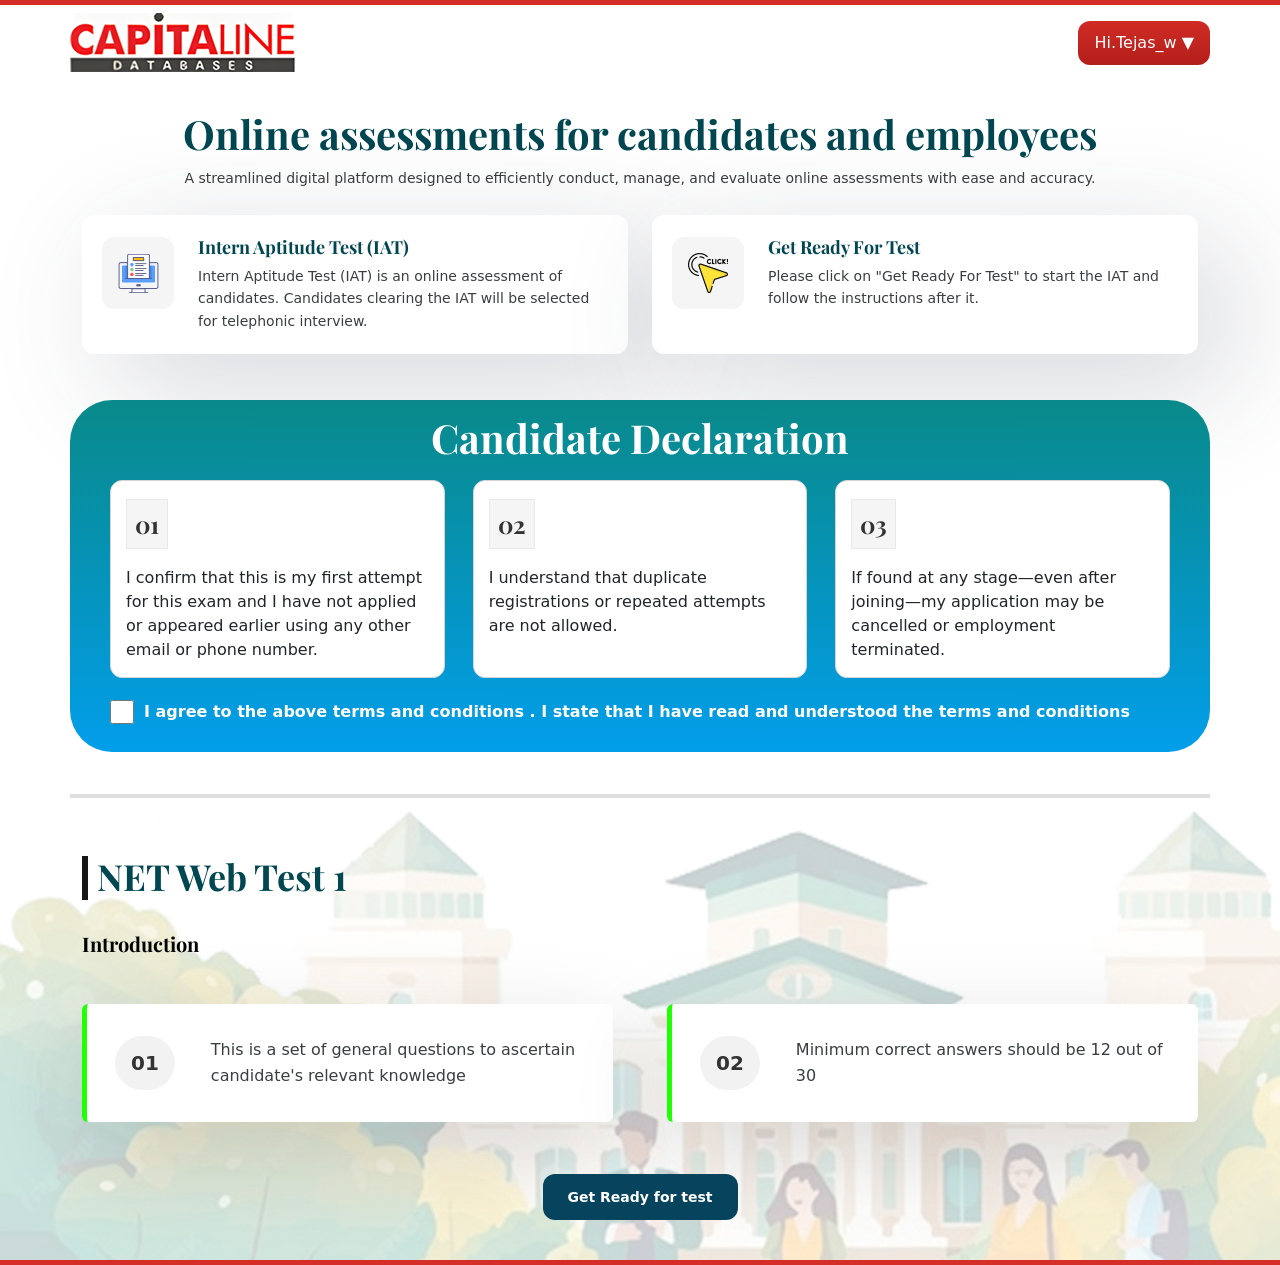
<file: index.html>
<!DOCTYPE html>
<html lang="en">
<head>
    <meta charset="UTF-8">
    <meta name="viewport" content="width=device-width, initial-scale=1.0">
    <title>Online Assessment Platform</title>
    <link href="https://cdn.jsdelivr.net/npm/bootstrap@5.0.2/dist/css/bootstrap.min.css" rel="stylesheet" integrity="sha384-EVSTQN3/azprG1Anm3QDgpJLIm9Nao0Yz1ztcQTwFspd3yD65VohhpuuCOmLASjC" crossorigin="anonymous">
    <!-- css Link -->
     <link rel="stylesheet" href="./index.css">
</head>
<body>
    <header>
        <section>
            <div class="container">
                <div class="row">
                    <div class="headerCnts p-0">
                        <div class="logoCnt">
                            <img src="./assets/Logo.png" alt="Logo" class="img-fluid">
                        </div>
                        <div class="dropdown">
                            <button><span class="greetSpan">Hi.</span><span class="UserIDName">Tejas_w</span> <span class="arrowSpan">▼</span></button>
                            <div class="dropdown-content">
                                
                              <a href="#">Profile</a>
                              <a href="#">Settings</a>
                              <a href="#">Logout</a>
                            </div>
                        </div>
                    </div>                    
                </div>
            </div>            
        </section>        
    </header>
    <main>
        <section class="heroSc">
            <div class="container">
                <div class="row hdRowOne">
                    <h2 class="herohd playFairHeading">Online assessments for candidates and employees</h2>
                    <p class="heroDes">A streamlined digital platform designed to efficiently conduct, manage, and evaluate online assessments with ease and accuracy.</p>
                    <div class="col-lg-6 col-xl-6 col-xxl-6">
                        <div class="IATcnt herocommonBoxShadow">
                            <div class="IATImgcnt">
                                <img src="./assets/IAT Icon.png" alt="IAT Icon">
                            </div>
                            <div class="IATContents">
                                <h4 class="playFairHeading">Intern Aptitude Test (IAT)</h4>
                                <p>Intern Aptitude Test (IAT) is an online assessment of candidates. Candidates clearing the IAT will be selected for telephonic interview.</p>
                            </div>
                        </div>
                    </div>
                    <div class="col-lg-6 col-xl-6 col-xxl-6">
                        <div class="RFTcnt herocommonBoxShadow">
                            <div class="RFTImgcnt">
                                <img src="./assets/RFT Icon.png" alt="RFT Icon">
                            </div>
                            <div class="IATContents">
                                <h4 class="playFairHeading">Get Ready For Test</h4>
                                <p>Please click on "Get Ready For Test" to start the IAT and follow the instructions after it.</p>
                            </div>
                        </div>
                    </div>
                </div>
                <div class="row hdRowTwo">
                    <div class="cdCnt">
                        <h4 class="cdHd playFairHeading">Candidate Declaration</h4>
                        <div class="declarationCards">
                            <div class="cdcard">
                                <span class="playFairHeading">01</span>
                                <p>I confirm that this is my first attempt for this exam and I have not applied or appeared earlier using any other email or phone number.</p>
                            </div>
                            <div class="cdcard">
                                <span class="playFairHeading">02</span>
                                <p>I understand that duplicate registrations or repeated attempts are not allowed.</p>
                            </div>
                            <div class="cdcard">
                                <span class="playFairHeading">03</span>
                                <p>If found at any stage—even after joining—my application may be cancelled or employment terminated.</p>
                            </div>
                        </div>
                        <label>
                            <input type="checkbox" name="agree" />
                                I agree to the above terms and conditions . I state that I have read and understood the terms and conditions
                        </label>
                    </div>                    
                </div>
            </div>
        </section>
        <section class="netWebSc">
            <div class="container">
                <div class="row">
                    <div class="netWebCnt">
                        <h4 class="netWebHeading playFairHeading">NET Web Test 1</h4>
                        <h6 class="playFairHeading">Introduction</h6>
                        <div class="introductionCards">
                            <div class="cards">
                                <span>01</span>
                                <p>This is a set of general questions to ascertain candidate's relevant knowledge</p>
                            </div>
                            <div class="cards">
                                <span>02</span>
                                <p>Minimum correct answers should be 12 out of 30</p>
                            </div>
                        </div>
                        <div class="gTBtnC">
                            <button class="btn getReadybtn">Get Ready for test</button>
                        </div>                        
                    </div>
                </div>
            </div>
        </section>
    </main>
    <footer>

    </footer>
    <script src="https://cdn.jsdelivr.net/npm/bootstrap@5.0.2/dist/js/bootstrap.bundle.min.js" integrity="sha384-MrcW6ZMFYlzcLA8Nl+NtUVF0sA7MsXsP1UyJoMp4YLEuNSfAP+JcXn/tWtIaxVXM" crossorigin="anonymous"></script>
    <script src="https://cdn.jsdelivr.net/npm/@popperjs/core@2.9.2/dist/umd/popper.min.js" integrity="sha384-IQsoLXl5PILFhosVNubq5LC7Qb9DXgDA9i+tQ8Zj3iwWAwPtgFTxbJ8NT4GN1R8p" crossorigin="anonymous"></script>
    <script src="https://cdn.jsdelivr.net/npm/bootstrap@5.0.2/dist/js/bootstrap.min.js" integrity="sha384-cVKIPhGWiC2Al4u+LWgxfKTRIcfu0JTxR+EQDz/bgldoEyl4H0zUF0QKbrJ0EcQF" crossorigin="anonymous"></script>
    <script src="./index.js"></script>
</body>
</html>
</file>
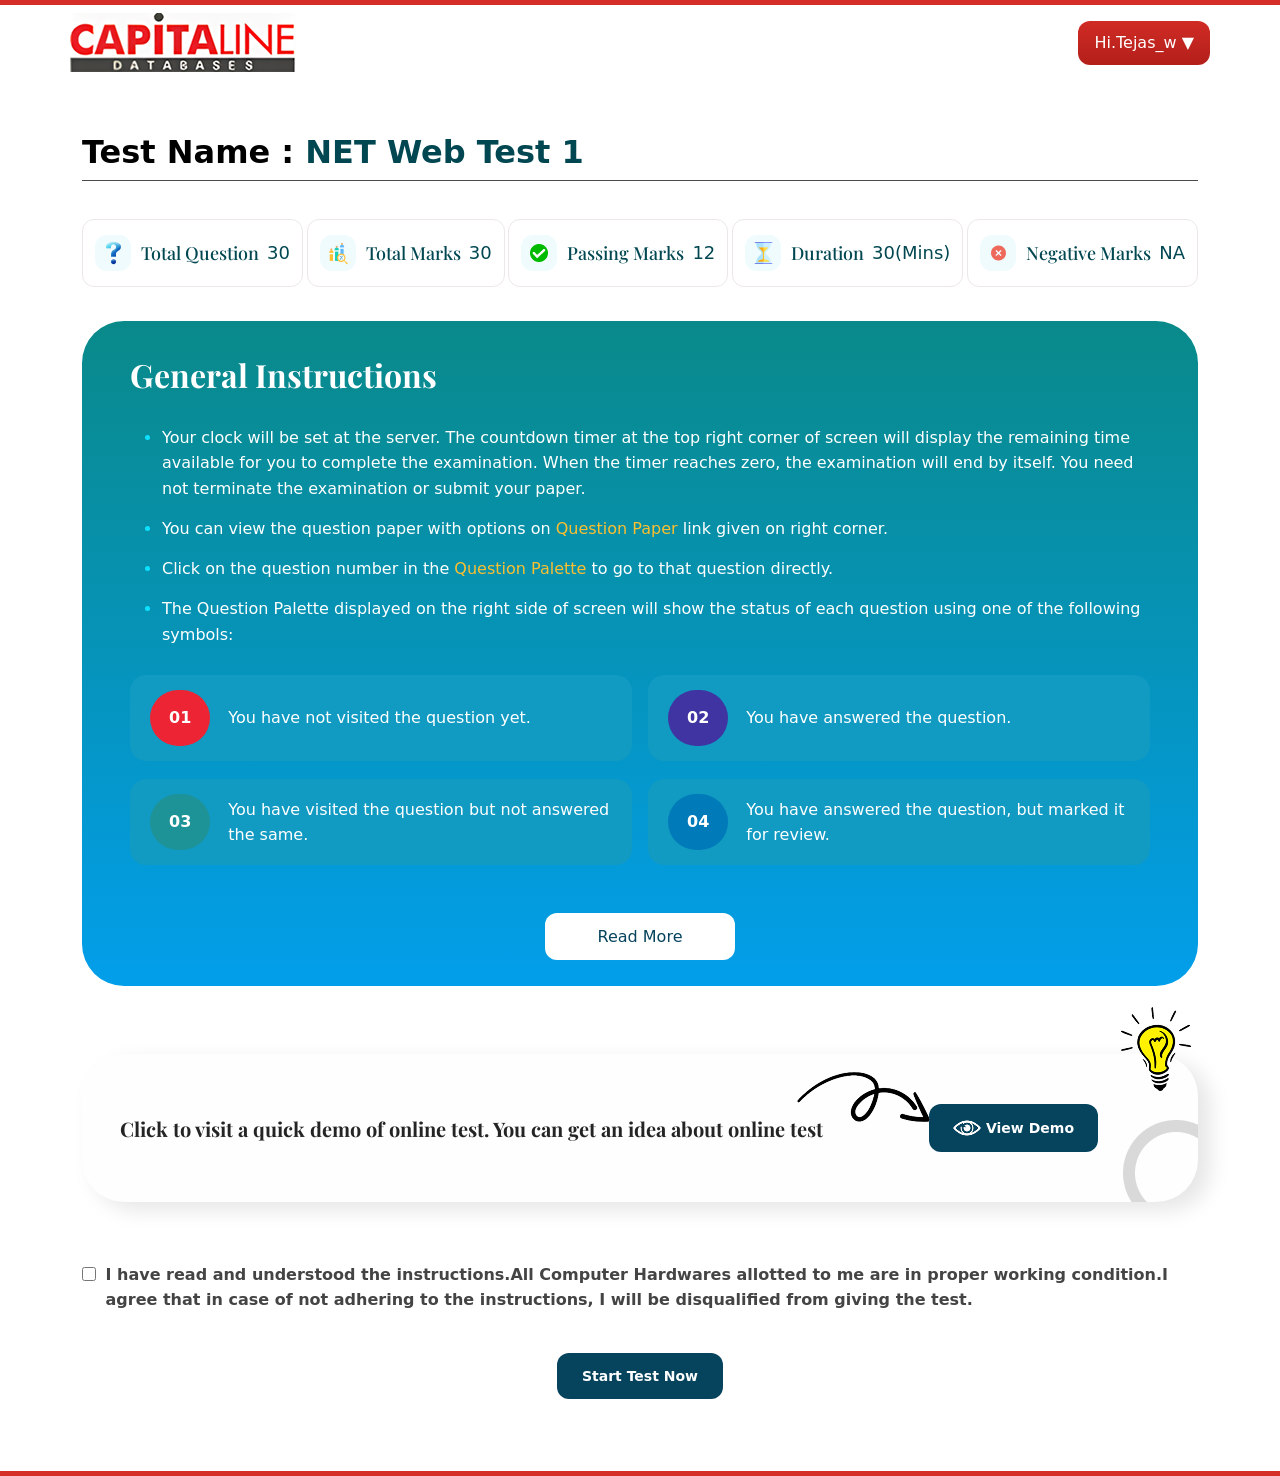
<file: instruction.html>
<!DOCTYPE html>
<html lang="en">
<head>
    <meta charset="UTF-8">
    <meta name="viewport" content="width=device-width, initial-scale=1.0">
    <title>General Instructions</title>
    <link href="https://cdn.jsdelivr.net/npm/bootstrap@5.0.2/dist/css/bootstrap.min.css" rel="stylesheet" integrity="sha384-EVSTQN3/azprG1Anm3QDgpJLIm9Nao0Yz1ztcQTwFspd3yD65VohhpuuCOmLASjC" crossorigin="anonymous">
    <!-- css Link -->
     <link rel="stylesheet" href="./index.css">
     <link rel="stylesheet" href="./instruction.css">
</head>
<body>
    <header>
        <section>
            <div class="container">
                <div class="row">
                    <div class="headerCnts p-0">
                        <div class="logoCnt">
                            <img src="./assets/Logo.png" alt="Logo" class="img-fluid">
                        </div>
                        <div class="dropdown">
                            <button><span class="greetSpan">Hi.</span><span class="UserIDName">Tejas_w</span> <span class="arrowSpan">▼</span></button>
                            <div class="dropdown-content">
                              <a href="#">Profile</a>
                              <a href="#">Settings</a>
                              <a href="#">Logout</a>
                            </div>
                        </div>
                    </div>                    
                </div>
            </div>            
        </section>        
    </header>
    <main>
        <section class="testNameSc">
            <div class="container">
                <div class="row">
                    <div class="testNameTitleAndBulletCnt">
                        <h4 class="">Test Name : <span>NET Web Test 1</span></h4>
                        <div class="pointerBulletsCnt">
                            <div class="bulletCard">
                                <div class="bulletTitleCnt">
                                    <div>
                                        <img src="./assets/Question Icon.png" alt="Total Question Icon">
                                    </div>
                                    <p class="playFairHeading m-0">Total Question</p>
                                </div> 
                                <p class="bulletValue m-0">30</p>                               
                            </div>
                            <div class="bulletCard">
                                <div class="bulletTitleCnt">
                                    <div>
                                        <img src="./assets/Mark Icon.png" alt="Mark Icon">
                                    </div>
                                    <p class="playFairHeading m-0">Total Marks</p>
                                </div> 
                                <p class="bulletValue m-0">30</p>                               
                            </div>
                            <div class="bulletCard">
                                <div class="bulletTitleCnt">
                                    <div>
                                        <img src="./assets/PassMark Icon.png" alt="Pass Mark Icon">
                                    </div>
                                    <p class="playFairHeading m-0">Passing Marks</p>
                                </div> 
                                <p class="bulletValue m-0">12</p>                               
                            </div>
                            <div class="bulletCard">
                                <div class="bulletTitleCnt">
                                    <div>
                                        <img src="./assets/Duration Icon.png" alt="Duration Icon">
                                    </div>
                                    <p class="playFairHeading m-0">Duration</p>
                                </div> 
                                <p class="bulletValue m-0">30(Mins)</p>                               
                            </div>
                            <div class="bulletCard">
                                <div class="bulletTitleCnt">
                                    <div>
                                        <img src="./assets/Negative Mark Icon.png" alt="Negative Marks Icon">
                                    </div>
                                    <p class="playFairHeading m-0">Negative Marks</p>
                                </div> 
                                <p class="bulletValue m-0">NA</p>                               
                            </div>
                        </div>
                        <div class="instructionsCnt">
                            <h4 class="playFairHeading">General Instructions</h4>
                            <ul>
                                <li>Your clock will be set at the server. The countdown timer at the top right corner of screen will display the remaining time available for you to complete the examination. When the timer reaches zero, the examination will end by itself. You need not terminate the examination or submit your paper.</li>
                                <li>You can view the question paper with options on <span>Question Paper</span> link given on right corner.</li>
                                <li>Click on the question number in the <span>Question Palette</span> to go to that question directly.</li>
                                <li>The Question Palette displayed on the right side of screen will show the status of each question using one of the following symbols:</li>
                            </ul>
                            <div class="intructionCards">
                                <div class="cards">
                                    <span class="one">01</span>
                                    <p class="m-0">You have not visited the question yet.</p>
                                </div>
                                <div class="cards">
                                    <span class="two">02</span>
                                    <p class="m-0">You have answered the question.</p>
                                </div>
                                <div class="cards">
                                    <span class="three">03</span>
                                    <p class="m-0">You have visited the question but not answered the same.</p>
                                </div>
                                <div class="cards">
                                    <span class="four">04</span>
                                    <p class="m-0">You have answered the question, but marked it for review.</p>
                                </div>
                            </div>
                            <div class="readMoreBtnCnt">
                                <button class="btn readMoreBtn">Read More</button>
                            </div>
                        </div>    
                        <!-- Demo Card -->
                        <div class="demoCardCnt">
                            <p class="playFairHeading m-0">Click to visit a quick demo of online test. You can get an idea about online test</p>
                            <button><img src="./assets/viewDemoEyeIcon.png" alt="Eye Icon">
                                View Demo</button>
                            <div class="arrowDecor">
                                <img src="./assets/DecorArrow.png" alt="Arrow Decor">
                            </div>
                            <div class="bulbDecor">
                                <img src="./assets/DecorBulb.png" alt="Bulb Decor">
                            </div>
                            <div class="curveDecor">
                                <img src="./assets/DecorCurve.png" alt="Curve Decor">
                            </div>
                        </div>
                        <label>
                            <input type="checkbox" name="agree">
                                I have read and understood the instructions.All Computer Hardwares allotted to me are in proper working condition.I agree that in case of not adhering to the instructions, I will be disqualified from giving the test.
                        </label>  
                        <div class="stTestNowBtnCnt">
                            <button class="btn stTestNowBtn">Start Test Now</button>
                        </div>                  
                    </div>
                </div>
            </div>
        </section>
    </main>
    <footer>

    </footer>
    <script src="https://cdn.jsdelivr.net/npm/bootstrap@5.0.2/dist/js/bootstrap.bundle.min.js" integrity="sha384-MrcW6ZMFYlzcLA8Nl+NtUVF0sA7MsXsP1UyJoMp4YLEuNSfAP+JcXn/tWtIaxVXM" crossorigin="anonymous"></script>
    <script src="https://cdn.jsdelivr.net/npm/@popperjs/core@2.9.2/dist/umd/popper.min.js" integrity="sha384-IQsoLXl5PILFhosVNubq5LC7Qb9DXgDA9i+tQ8Zj3iwWAwPtgFTxbJ8NT4GN1R8p" crossorigin="anonymous"></script>
    <script src="https://cdn.jsdelivr.net/npm/bootstrap@5.0.2/dist/js/bootstrap.min.js" integrity="sha384-cVKIPhGWiC2Al4u+LWgxfKTRIcfu0JTxR+EQDz/bgldoEyl4H0zUF0QKbrJ0EcQF" crossorigin="anonymous"></script>
    <script src="./index.js"></script>
</body>
</html>
</file>
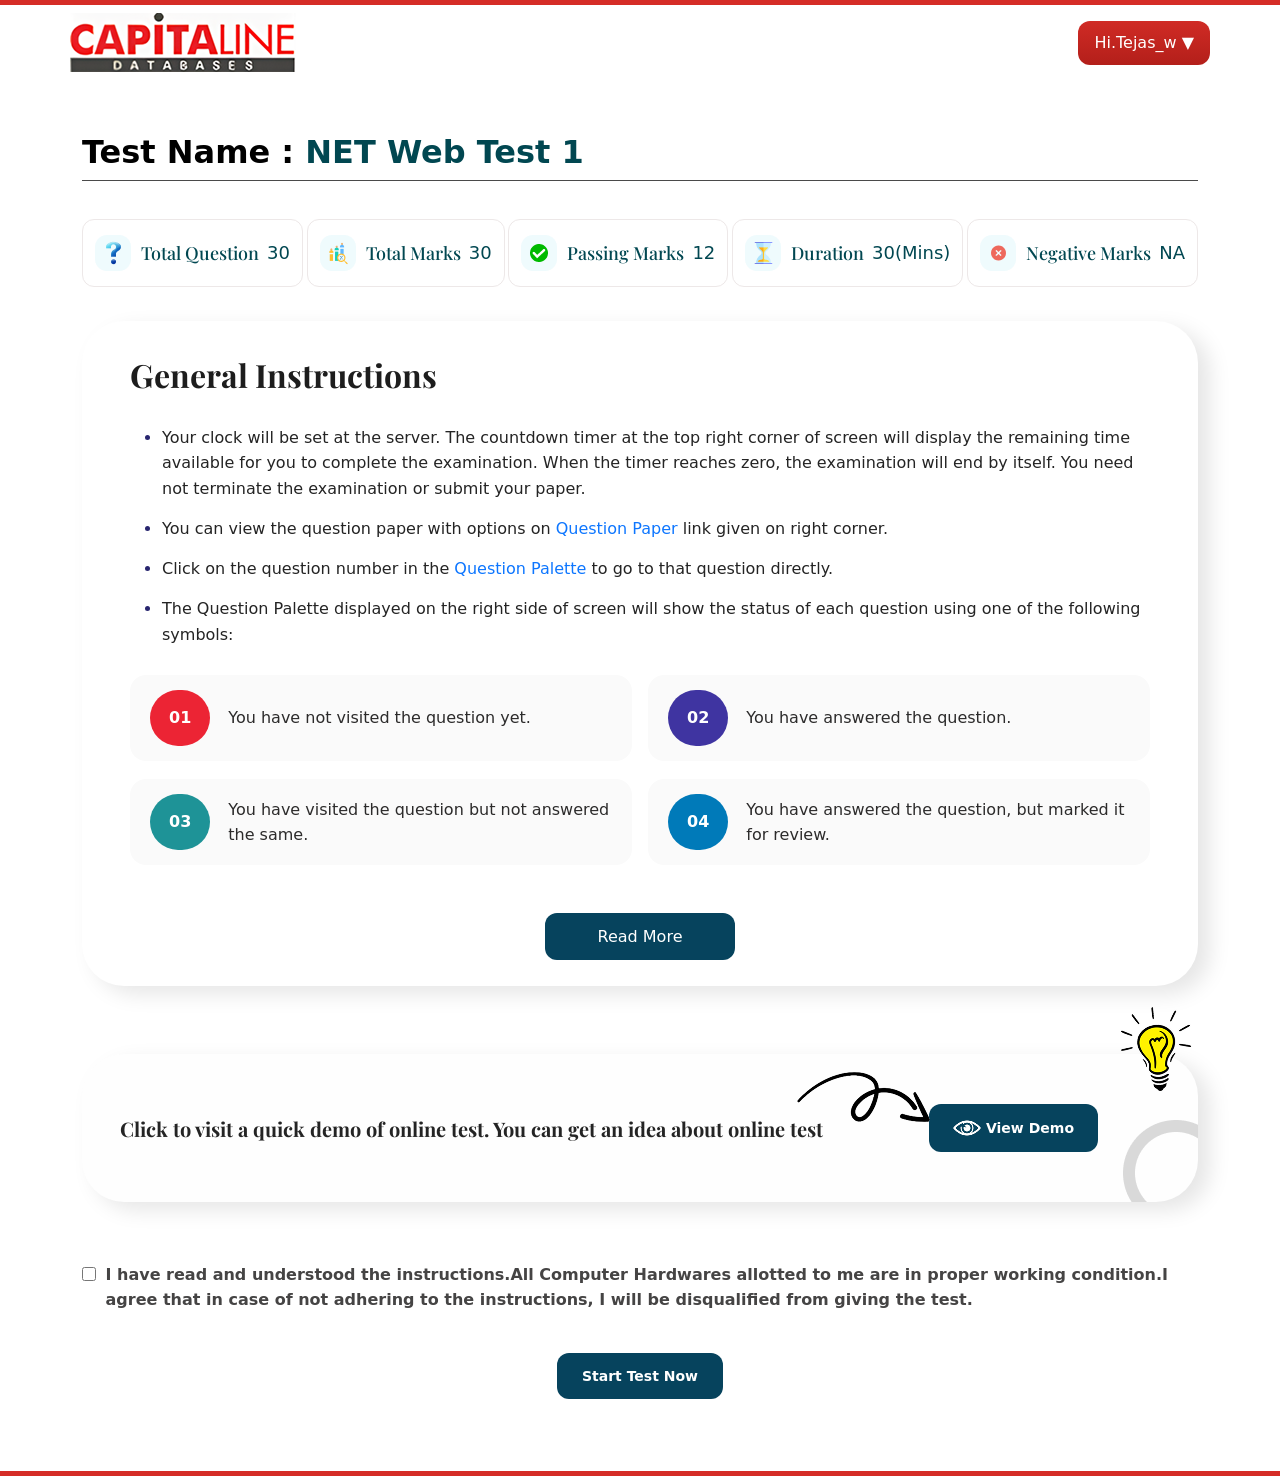
<file: instructionWhite.html>
<!DOCTYPE html>
<html lang="en">
<head>
    <meta charset="UTF-8">
    <meta name="viewport" content="width=device-width, initial-scale=1.0">
    <title>General Instructions</title>
    <link href="https://cdn.jsdelivr.net/npm/bootstrap@5.0.2/dist/css/bootstrap.min.css" rel="stylesheet" integrity="sha384-EVSTQN3/azprG1Anm3QDgpJLIm9Nao0Yz1ztcQTwFspd3yD65VohhpuuCOmLASjC" crossorigin="anonymous">
    <!-- css Link -->
     <link rel="stylesheet" href="./index.css">
     <link rel="stylesheet" href="./instructionWhite.css">
</head>
<body>
    <header>
        <section>
            <div class="container">
                <div class="row">
                    <div class="headerCnts p-0">
                        <div class="logoCnt">
                            <img src="./assets/Logo.png" alt="Logo" class="img-fluid">
                        </div>
                        <div class="dropdown">
                            <button><span class="greetSpan">Hi.</span><span class="UserIDName">Tejas_w</span> <span class="arrowSpan">▼</span></button>
                            <div class="dropdown-content">
                              <a href="#">Profile</a>
                              <a href="#">Settings</a>
                              <a href="#">Logout</a>
                            </div>
                        </div>
                    </div>                    
                </div>
            </div>            
        </section>        
    </header>
    <main>
        <section class="testNameSc">
            <div class="container">
                <div class="row">
                    <div class="testNameTitleAndBulletCnt">
                        <h4 class="">Test Name : <span>NET Web Test 1</span></h4>
                        <div class="pointerBulletsCnt">
                            <div class="bulletCard">
                                <div class="bulletTitleCnt">
                                    <div>
                                        <img src="./assets/Question Icon.png" alt="Total Question Icon">
                                    </div>
                                    <p class="playFairHeading m-0">Total Question</p>
                                </div> 
                                <p class="bulletValue m-0">30</p>                               
                            </div>
                            <div class="bulletCard">
                                <div class="bulletTitleCnt">
                                    <div>
                                        <img src="./assets/Mark Icon.png" alt="Mark Icon">
                                    </div>
                                    <p class="playFairHeading m-0">Total Marks</p>
                                </div> 
                                <p class="bulletValue m-0">30</p>                               
                            </div>
                            <div class="bulletCard">
                                <div class="bulletTitleCnt">
                                    <div>
                                        <img src="./assets/PassMark Icon.png" alt="Pass Mark Icon">
                                    </div>
                                    <p class="playFairHeading m-0">Passing Marks</p>
                                </div> 
                                <p class="bulletValue m-0">12</p>                               
                            </div>
                            <div class="bulletCard">
                                <div class="bulletTitleCnt">
                                    <div>
                                        <img src="./assets/Duration Icon.png" alt="Duration Icon">
                                    </div>
                                    <p class="playFairHeading m-0">Duration</p>
                                </div> 
                                <p class="bulletValue m-0">30(Mins)</p>                               
                            </div>
                            <div class="bulletCard">
                                <div class="bulletTitleCnt">
                                    <div>
                                        <img src="./assets/Negative Mark Icon.png" alt="Negative Marks Icon">
                                    </div>
                                    <p class="playFairHeading m-0">Negative Marks</p>
                                </div> 
                                <p class="bulletValue m-0">NA</p>                               
                            </div>
                        </div>
                        <div class="instructionsCnt">
                            <h4 class="playFairHeading">General Instructions</h4>
                            <ul>
                                <li>Your clock will be set at the server. The countdown timer at the top right corner of screen will display the remaining time available for you to complete the examination. When the timer reaches zero, the examination will end by itself. You need not terminate the examination or submit your paper.</li>
                                <li>You can view the question paper with options on <span>Question Paper</span> link given on right corner.</li>
                                <li>Click on the question number in the <span>Question Palette</span> to go to that question directly.</li>
                                <li>The Question Palette displayed on the right side of screen will show the status of each question using one of the following symbols:</li>
                            </ul>
                            <div class="intructionCards">
                                <div class="cards">
                                    <span class="one">01</span>
                                    <p class="m-0">You have not visited the question yet.</p>
                                </div>
                                <div class="cards">
                                    <span class="two">02</span>
                                    <p class="m-0">You have answered the question.</p>
                                </div>
                                <div class="cards">
                                    <span class="three">03</span>
                                    <p class="m-0">You have visited the question but not answered the same.</p>
                                </div>
                                <div class="cards">
                                    <span class="four">04</span>
                                    <p class="m-0">You have answered the question, but marked it for review.</p>
                                </div>
                            </div>
                            <div class="readMoreBtnCnt">
                                <button class="btn readMoreBtn">Read More</button>
                            </div>
                        </div>    
                        <!-- Demo Card -->
                        <div class="demoCardCnt">
                            <p class="playFairHeading m-0">Click to visit a quick demo of online test. You can get an idea about online test</p>
                            <button><img src="./assets/viewDemoEyeIcon.png" alt="Eye Icon">
                                View Demo</button>
                            <div class="arrowDecor">
                                <img src="./assets/DecorArrow.png" alt="Arrow Decor">
                            </div>
                            <div class="bulbDecor">
                                <img src="./assets/DecorBulb.png" alt="Bulb Decor">
                            </div>
                            <div class="curveDecor">
                                <img src="./assets/DecorCurve.png" alt="Curve Decor">
                            </div>
                        </div>
                        <label>
                            <input type="checkbox" name="agree">
                                I have read and understood the instructions.All Computer Hardwares allotted to me are in proper working condition.I agree that in case of not adhering to the instructions, I will be disqualified from giving the test.
                        </label>  
                        <div class="stTestNowBtnCnt">
                            <button class="btn stTestNowBtn">Start Test Now</button>
                        </div>                  
                    </div>
                </div>
            </div>
        </section>
    </main>
    <footer>

    </footer>
    <script src="https://cdn.jsdelivr.net/npm/bootstrap@5.0.2/dist/js/bootstrap.bundle.min.js" integrity="sha384-MrcW6ZMFYlzcLA8Nl+NtUVF0sA7MsXsP1UyJoMp4YLEuNSfAP+JcXn/tWtIaxVXM" crossorigin="anonymous"></script>
    <script src="https://cdn.jsdelivr.net/npm/@popperjs/core@2.9.2/dist/umd/popper.min.js" integrity="sha384-IQsoLXl5PILFhosVNubq5LC7Qb9DXgDA9i+tQ8Zj3iwWAwPtgFTxbJ8NT4GN1R8p" crossorigin="anonymous"></script>
    <script src="https://cdn.jsdelivr.net/npm/bootstrap@5.0.2/dist/js/bootstrap.min.js" integrity="sha384-cVKIPhGWiC2Al4u+LWgxfKTRIcfu0JTxR+EQDz/bgldoEyl4H0zUF0QKbrJ0EcQF" crossorigin="anonymous"></script>
    <script src="./index.js"></script>
</body>
</html>
</file>
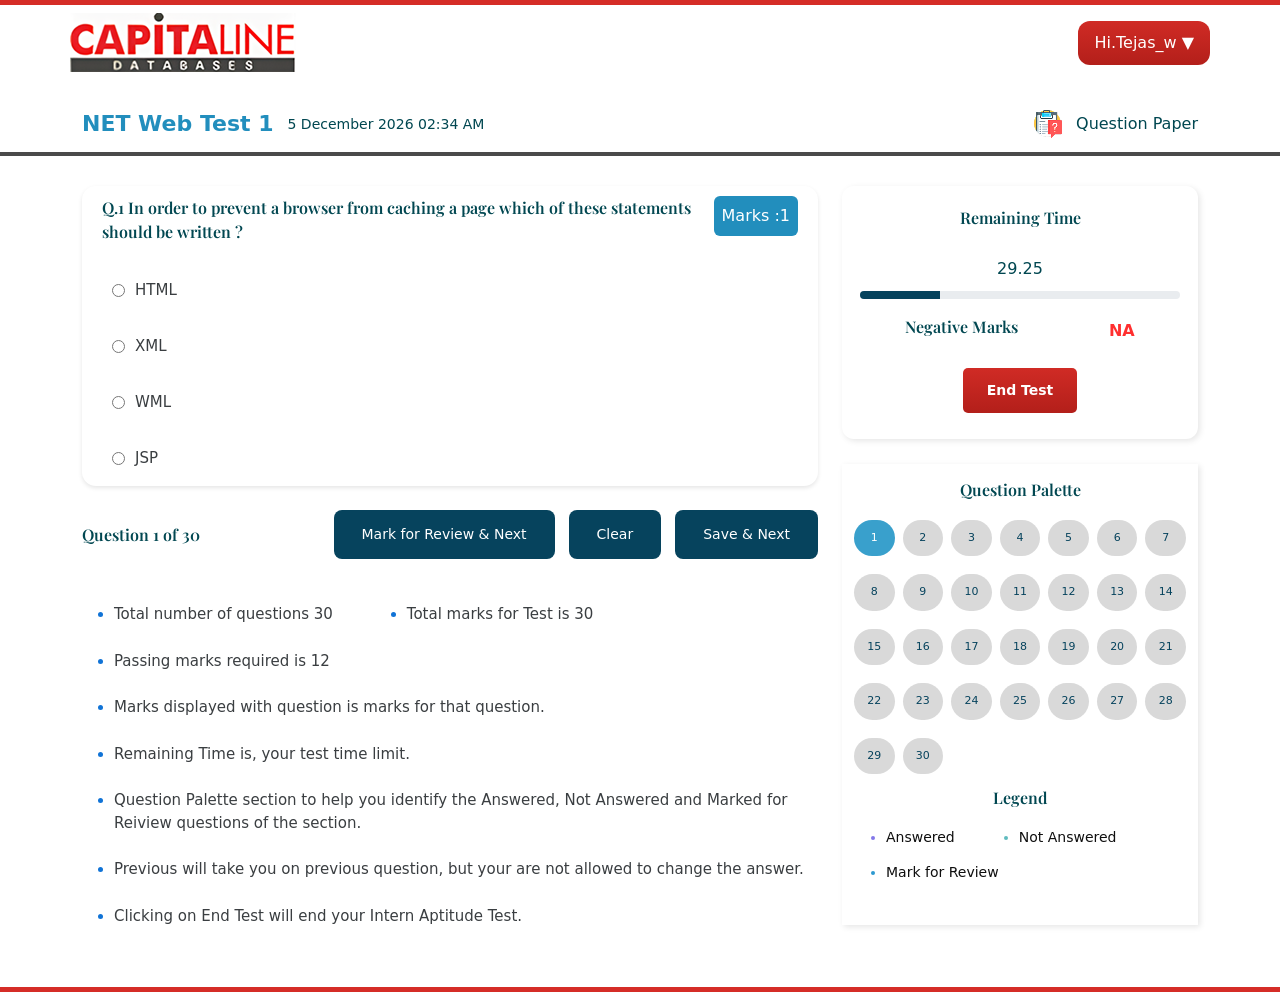
<file: testPage.html>
<!DOCTYPE html>
<html lang="en">
<head>
    <meta charset="UTF-8">
    <meta name="viewport" content="width=device-width, initial-scale=1.0">
    <title>Test Page</title>
    <link href="https://cdn.jsdelivr.net/npm/bootstrap@5.0.2/dist/css/bootstrap.min.css" rel="stylesheet" integrity="sha384-EVSTQN3/azprG1Anm3QDgpJLIm9Nao0Yz1ztcQTwFspd3yD65VohhpuuCOmLASjC" crossorigin="anonymous">
    <!-- css Link -->
     <link rel="stylesheet" href="./index.css">
     <link rel="stylesheet" href="./instruction.css">
     <link rel="stylesheet" href="./testPage.css">
</head>
<body>
    <header>
        <section>
            <div class="container">
                <div class="row">
                    <div class="headerCnts p-0">
                        <div class="logoCnt">
                            <img src="./assets/Logo.png" alt="Logo" class="img-fluid">
                        </div>
                        <div class="dropdown">
                            <button><span class="greetSpan">Hi.</span><span class="UserIDName">Tejas_w</span> <span class="arrowSpan">▼</span></button>
                            <div class="dropdown-content">
                              <a href="#">Profile</a>
                              <a href="#">Settings</a>
                              <a href="#">Logout</a>
                            </div>
                        </div>
                    </div>                    
                </div>
            </div>            
        </section>        
    </header>
    <main>
        <section class="testTitleSc">
            <div class="container">
                <div class="row">
                        <div class="testNameQCnt">
                            <h4 class="m-0">NET Web Test 1 <span id="datetime"></span></h4>
                            <div class="qPaperCnt">
                                <div>
                                    <img src="./assets/Question Paper Icon.png" alt="">
                                </div>
                                <p class="m-0">Question Paper</p>
                            </div>
                        </div>
                </div>
            </div>
        </section>
        <section class="QAndQPaletteSc">
            <div class="container">
                <div class="row">
                    <div class="col-md-12 col-lg-8 col-xl-8 col-xxl-8">
                        <div class="qAndInstructionCnt">
                            <div class="QandOptionCnt">
                                <form class="qFormCnt">
                                    <div class="QandMarkCount">
                                        <h4 class="Questions playFairHeading">Q.1  In order to prevent a browser from caching a page which of these statements should be written ?</h4>
                                        <p class="m-0">Marks : <span> 1</span></p>
                                    </div>
                                    <label>
                                      <input type="radio" name="language" value="html">
                                      HTML
                                    </label>                                
                                    <label>
                                      <input type="radio" name="language" value="xml">
                                      XML
                                    </label>                                
                                    <label>
                                      <input type="radio" name="language" value="wml">
                                      WML
                                    </label>                                
                                    <label>
                                      <input type="radio" name="language" value="jsp">
                                      JSP
                                    </label>

                                </form>
                                <div class="QNumberAndbuttonsContainer">
                                    <p class="qOutOfQ m-0 playFairHeading">Question 1 of 30</p>
                                    <div class="buttonsContainer">
                                        <button>Mark for Review & Next</button>
                                        <button>Clear</button>
                                        <button>Save & Next</button>
                                    </div>
                                </div>
                                <ul class="qOutOfQUlCnt">
                                    <li>Total number of questions 30</li>
                                    <li>Total marks for Test is 30</li>
                                    <li>Passing marks required is 12</li>
                                    <li>Marks displayed with question is marks for that question.</li>
                                    <li>Remaining Time is, your test time limit.</li>
                                    <li>Question Palette section to help you identify the Answered, Not Answered and Marked for Reiview questions 
of the section.</li>
                                    <li>Previous will take you on previous question, but your are not allowed to change the answer.</li>
                                    <li>Clicking on End Test will end your Intern Aptitude Test.</li>
                                </ul>
                            </div>
                        </div>
                    </div>
                    <div class="col-md-12 col-lg-4 col-xl-4 col-xxl-4">
                        <div class="timerAndQPaletteCnt">
                            <div class="timerCnt">
                                <h6 class="title playFairHeading">Remaining Time</h6>
                                <div class="progressBarCnt">
                                    <p>29.25</p>
                                    <div class="progress">                                    
                                        <div class="progress-bar" role="progressbar" style="width: 25%;" aria-valuenow="25" aria-valuemin="0" aria-valuemax="100"></div>
                                    </div>
                                </div>   
                                <div class="negativeMarkresultCnt">
                                    <h6 class="playFairHeading">Negative Marks</h6>
                                    <p class="m-0">NA</p>
                                </div>  
                                <div class="eTBtnCnt">
                                    <button>End Test</button>
                                </div>                           
                            </div>
                            <div class="qPaletteCnt">
                                <h6 class="title playFairHeading">Question Palette</h6>
                                <div class="qNumbersCnt">
                                    <a href="" class="active">1</a><a href="">2</a><a href="">3</a>
                                    <a href="">4</a><a href="">5</a><a href="">6</a>
                                    <a href="">7</a><a href="">8</a><a href="">9</a>
                                    <a href="">10</a><a href="">11</a><a href="">12</a>
                                    <a href="">13</a><a href="">14</a><a href="">15</a>
                                    <a href="">16</a><a href="">17</a><a href="">18</a>
                                    <a href="">19</a><a href="">20</a><a href="">21</a>
                                    <a href="">22</a><a href="">23</a><a href="">24</a>
                                    <a href="">25</a><a href="">26</a><a href="">27</a>
                                    <a href="">28</a><a href="">29</a><a href="">30</a>
                                </div>
                                <h6 class="title playFairHeading">Legend</h6>
                                <ul class="highlightsUl">
                                    <li class="answered">Answered</li>
                                    <li class="notAnswered">Not Answered</li>
                                    <li class="reviews">Mark for Review</li>
                                </ul>
                            </div>
                        </div>
                    </div>
                </div>
            </div>
        </section>
    </main>
    <footer>

    </footer>
    <script src="https://cdn.jsdelivr.net/npm/bootstrap@5.0.2/dist/js/bootstrap.bundle.min.js" integrity="sha384-MrcW6ZMFYlzcLA8Nl+NtUVF0sA7MsXsP1UyJoMp4YLEuNSfAP+JcXn/tWtIaxVXM" crossorigin="anonymous"></script>
    <script src="https://cdn.jsdelivr.net/npm/@popperjs/core@2.9.2/dist/umd/popper.min.js" integrity="sha384-IQsoLXl5PILFhosVNubq5LC7Qb9DXgDA9i+tQ8Zj3iwWAwPtgFTxbJ8NT4GN1R8p" crossorigin="anonymous"></script>
    <script src="https://cdn.jsdelivr.net/npm/bootstrap@5.0.2/dist/js/bootstrap.min.js" integrity="sha384-cVKIPhGWiC2Al4u+LWgxfKTRIcfu0JTxR+EQDz/bgldoEyl4H0zUF0QKbrJ0EcQF" crossorigin="anonymous"></script>
    <script src="./index.js"></script>
</body>
</html>
</file>
<file: index.css>
/* Playfair */
@import url('https://fonts.googleapis.com/css2?family=Playfair+Display:ital,wght@0,400..900;1,400..900&display=swap');
/* DM Sans */
@import url('https://fonts.googleapis.com/css2?family=DM+Sans:ital,opsz,wght@0,9..40,100..1000;1,9..40,100..1000&display=swap');

*body{
    padding: 0;
    margin: 0;
    box-sizing: border-box;
    font-family: "DM Sans", sans-serif;
}
.playFairHeading{
    font-family: "Playfair Display", serif;
}
:root{
    --primary-headingclr:#014751;
    --primary-blackclr:#000000;
    --discription-color:#3A3E41;
    --primary-white:#ffffff;
}
/* Dropdown container */
    .dropdown {
      position: relative;
      display: inline-block;
    }

    .dropdown button {
      padding: 10px 16px;
      border: none;
      background: #B31F1A;
background: linear-gradient(0deg, rgba(179, 31, 26, 1) 0%, rgba(208, 43, 37, 1) 100%);
      color: #fff;
      cursor: pointer;
      border-radius: 12px;
    }

    .dropdown-content {
      display: none;
      position: absolute;
      background-color: #f9f9f9;
      min-width: 160px;
      box-shadow: 0 4px 8px rgba(0,0,0,0.1);
      z-index: 1;
    }

    .dropdown-content a {
      display: block;
      padding: 10px;
      text-decoration: none;
      color: #333;
    }

    .dropdown-content a:hover {
      background-color: #eee;
    }

    .dropdown:hover .dropdown-content {
      display: block;
    }

    /* Header */
    header{
         border-top: 5px solid #D52D27;
         padding: 8px 0px;
    }
    header section .headerCnts{
        display: flex;
        align-items: center;
        justify-content: space-between;       
    }

    /* Hero Section */
    .heroSc .herohd{
        color: var(--primary-headingclr);
        font-size: 40px;
        font-weight: 700;
        line-height: 120%;
        margin-bottom: 12px;
        text-align: center;
        margin-top: 30px;
    }
    .heroSc .heroDes{
        color: var(--discription-color);
        font-size: 14px;
        line-height: 120%;
        text-align: center;
        margin-bottom: 28px;
    }
    .heroSc .IATcnt{
        display: flex;
        align-items: flex-start;
        gap: 24px;
    }
    .heroSc .herocommonBoxShadow{
        -webkit-box-shadow: 32px 32px 124px 0px rgba(43,56,76,0.2);
        -moz-box-shadow: 32px 32px 124px 0px rgba(43,56,76,0.2);
        box-shadow: 32px 32px 124px 0px rgba(43,56,76,0.2);
        padding: 22px 20px;
        border-radius: 12px;
        background-color: var(--primary-white);
    }
    .heroSc .herocommonBoxShadow h4{
        color: var(--primary-headingclr);
        font-size: 18px;
        font-weight: 700;
        line-height: 114%;
        margin-bottom: 8px;
    }
    .heroSc .herocommonBoxShadow p{
        color: var(--discription-color);
        font-size: 14px;
        line-height: 158%;
        margin: 0;
    }
     .heroSc .RFTcnt{
        display: flex;
        align-items: flex-start;
        gap: 24px;
        height: 100%;
    }
    .heroSc .hdRowOne{
        margin-bottom: 46px;
    }
    .heroSc .cdHd.playFairHeading{
        color: var(--primary-white);
        font-size: 40px;
        font-weight: 700;
        line-height: 120%;
        margin-bottom: 18px;
        text-align: center;
    }
    .heroSc .declarationCards{
        display: grid;
        grid-template-columns: repeat(3, 1fr);
        align-items: flex-start;
        gap: 28px;
        margin-bottom: 22px;
    }
    .heroSc .declarationCards .cdcard{
        background-color: var(--primary-white);
        border: 1px solid #D8D4D4;
        padding: 15px;
        border-radius: 12px;
        height: 100%;
    }
    .heroSc .cdCnt{
        background: #029EEA;
        background: linear-gradient(0deg, rgba(2, 158, 234, 1) 0%, rgba(9, 137, 137, 1) 100%);
        padding: 14px 40px 28px 40px;
        border-radius: 42px;
        margin-bottom: 42px;
    }
    .heroSc .declarationCards .cdcard span{
        color: #333333;
        font-size: 24px;
        font-weight: 700;
        line-height: 56px;
        border: 1px solid #E9E9E9;
        background-color: #F5F5F5;
        padding: 8px;
        margin-bottom: 14px;
    }
    .heroSc .declarationCards .cdcard p{
        margin-bottom: 0;
        margin-top: 14px;
    }
    .heroSc .cdCnt label{
        color: var(--primary-white);
        font-size: 16px;
        font-weight: 700;
        display: flex;
        gap: 10px;
        align-items: flex-start;
    }
    .heroSc .cdCnt label input{
        width: 24px;
        height: 24px;
        accent-color: #2AB514;
    }
    .heroSc .hdRowTwo{
        border-bottom: 4px solid #DFDFDF;
    }
    .netWebSc .netWebCnt h4{
        color: var(--primary-headingclr);
        font-size: 36px;
        font-weight: 700;
        line-height: 56px;
        margin-bottom: 12px;
    }
    .netWebSc .netWebCnt h6{
        color: var(--primary-blackclr);
        font-size: 20px;
        font-weight: 700;
        line-height: 56px;
        margin-bottom: 32px;
    }
    .netWebSc{
        padding-top: 50px;
        background-image: url('./assets/footSecBg\ Img.jpg');
        background-repeat: no-repeat;
        background-size: cover;
    }
    .netWebSc .introductionCards .cards{
        -webkit-box-shadow: 0px 32px 96px 0px rgba(28,25,25,0.16);
        -moz-box-shadow: 0px 32px 96px 0px rgba(28,25,25,0.16);
        box-shadow: 0px 32px 96px 0px rgba(28,25,25,0.16);
        padding: 32px 28px;
        background-color: #ffffff;
        border-radius: 6px;
    }
    .netWebSc .introductionCards .cards span{
        color: #333333;
        font-size: 20px;
        font-weight: 700;
        background-color: #F2F2F2;
        padding: 12px 16px;
        border-radius: 100px;
    }
    .netWebSc .introductionCards .cards p{
        color: var(--discription-color);
        font-size: 16px;
        margin-bottom: 0;
        line-height: 158%;
    }
    .netWebSc .introductionCards .cards{
        display: flex;
        align-items: center;
        gap: 36px;
        border-left: 5px solid #20FF04;
    }
    .netWebSc .introductionCards{
        display: grid;
        grid-template-columns: repeat(2, 1fr);
        gap: 54px;
        margin-bottom: 52px;
    }
    .netWebSc .gTBtnC{
        text-align: center;
        padding-bottom: 40px;
    }
    .netWebSc .getReadybtn{
        background-color: #06435D;
        color: var(--primary-white);
        padding: 10px 24px;
        border-radius: 12px;
        font-size: 14px;
        font-weight: 700;
        line-height: 24px;        
    }
    footer{
        border-bottom: 5px solid #D52D27;
    }
    .netWebHeading {
      position: relative;
      padding-left: 15px;
    }
    .netWebHeading::before {
      content: "";
      position: absolute;
      left: 0;
        top: 15%;
      height: 44px;
      width: 6px;
      background-color: #161616; 
    }


    @media screen and (max-width: 991.9px){
        .heroSc .herocommonBoxShadow{
            margin-bottom: 18px;
        }
        .heroSc .RFTcnt{
            height: fit-content;
        }
        .netWebSc .introductionCards{
            grid-template-columns: repeat(1, 1fr);
            gap: 24px;
        }
        .heroSc .declarationCards{
            grid-template-columns: repeat(1, 1fr);
            gap: 18px;
        }
    }
    @media screen and (max-width: 575.9px){
        .heroSc .herohd{
            font-size: 28px;
        }
        .greetSpan,.arrowSpan{
            display: none;
        }
        .dropdown button{
            border-radius: 24px;
            padding: 10px 18px;
        }
        header section .headerCnts{
            padding-left: 12px !important;
            padding-right: 12px !important;
        }
    }
</file>
<file: instruction.css>
@import url('./index.css');

.testNameSc .testNameTitleAndBulletCnt h4{
    color: var(--primary-blackclr);
    font-size: 32px;
    font-weight: 700;
    line-height: 56px;
    border-bottom: 1px solid #4A4A4A;
    margin-bottom: 38px;
    margin-top: 44px;
}
.testNameSc .testNameTitleAndBulletCnt h4 span{
    color: var(--primary-headingclr);
}
.testNameSc .pointerBulletsCnt .bulletTitleCnt{
    display: flex;
    align-items: center;
    gap: 10px;
}
.testNameSc .pointerBulletsCnt .bulletTitleCnt p{
    color: var(--primary-headingclr);
    font-size: 16px;
    font-weight: 600;
    line-height: 114%;
}
.testNameSc .pointerBulletsCnt .bulletCard{
    display: flex;
    align-items: center;
    justify-content: space-between;
    padding: 15px 12px;
    background-color: var(--primary-white);
    border-radius: 12px;
    border: 1px solid #EDE8E8;
    gap: 8px;
}
.testNameSc .pointerBulletsCnt .bulletCard p{
    color: var(--primary-headingclr);
    font-size: 18px;
    font-weight: 500;
    line-height: 158%;
}
.testNameSc .pointerBulletsCnt{
    display: flex;
    align-items: center;
    justify-content: space-between;
    margin-bottom: 34px;
}
.testNameSc .intructionCards{
    display: grid;
    grid-template-columns: repeat(2, 1fr);
    column-gap: 16px;
    row-gap: 18px;
    margin-bottom: 48px;
}
.testNameSc .intructionCards .cards{
    display: flex;
    align-items: center;
    gap: 18px;
    background-color: #119AC2;
    border-radius: 16px;
    padding: 15px 20px;
}
.testNameSc .intructionCards .cards span{
    color: var(--primary-white);
    font-size: 16px;
    font-weight: 700;    
    padding: 16px 19px;
    border-radius: 50px;
}
.testNameSc .intructionCards .cards .one{
    background-color: #EC2434;
}
.testNameSc .intructionCards .cards .two{
    background-color: #3F34A1;
}
.testNameSc .intructionCards .cards .three{
    background-color: #1E9397;
}
.testNameSc .intructionCards .cards .four{
    background-color: #007AB9;
}
.testNameSc .instructionsCnt .playFairHeading{
    color: var(--primary-white);
    font-size: 32px;
    font-weight: 700;
    line-height: 56px;
    margin-bottom: 22px;
    border: none;
    margin-top: 0;
}
.testNameSc .instructionsCnt{
    background: #029EEA;
    background: linear-gradient(0deg, rgba(2, 158, 234, 1) 0%, rgba(9, 137, 137, 1) 100%);
    border-radius: 42px;
    padding: 26px 48px;
    margin-bottom: 68px;
}
.testNameSc .instructionsCnt ul li{
    color: var(--primary-white);
    font-size: 16px;
    line-height: 158%;
}
.testNameSc .instructionsCnt ul li span{
    color: #FBBF30;
}
.testNameSc .instructionsCnt ul li::marker {
  color: #0DE1FF;
}
.testNameSc .instructionsCnt ul li:not(:last-child){
    margin-bottom: 15px;
}
.testNameSc .instructionsCnt ul{
    margin-bottom: 28px;
}
.testNameSc .intructionCards .cards p{
    color: var(--primary-white);
    font-size: 16px;
    line-height: 158%;
}
.testNameSc .instructionsCnt .readMoreBtnCnt{
    text-align: center;
}
.testNameSc .instructionsCnt .readMoreBtnCnt .readMoreBtn{
    color: #06435D;
    font-size: 16px;
    line-height: 158%;
    padding: 10px 52px;
    border-radius: 12px;
    background-color: var(--primary-white);
}
.testNameSc .testNameTitleAndBulletCnt label input {
    width: 24px;
    height: 24px;
    accent-color: #2AB514;
}
.testNameSc .testNameTitleAndBulletCnt label{
    color: #454444;
    font-size: 16px;
    font-weight: 700;
    line-height: 158%;
    display: flex;
    gap: 10px;
    margin-bottom: 40px;
}
.testNameSc .stTestNowBtn{
    background-color: #06435D;
    color: var(--primary-white);
    padding: 10px 24px;
    border-radius: 12px;
    font-size: 14px;
    font-weight: 700;
    line-height: 24px;
}
.testNameSc .stTestNowBtnCnt{
    text-align: center;
    padding-bottom: 72px;
}
.demoCardCnt{
    display: flex;
    align-items: center;
    justify-content: space-between;
    background-color: #FEFEFE;
    border-radius: 42px;
    padding: 50px 100px 50px 38px;
    -webkit-box-shadow: 12px 8px 21px 0px rgba(0,0,0,0.1);
    -moz-box-shadow: 12px 8px 21px 0px rgba(0,0,0,0.1);
    box-shadow: 12px 8px 21px 0px rgba(0,0,0,0.1);
    margin-bottom: 60px;
    position: relative;
}
.demoCardCnt p{
    color: #242424;
    font-size: 20px;
    font-weight: 700;
    line-height: 37px;
}
.demoCardCnt button{
    display: flex;
    align-items: center;
    gap: 5px;
    white-space: nowrap;
    background-color: #06435D;
    color: var(--primary-white);
    padding: 10px 24px;
    border-radius: 12px;
    font-size: 14px;
    font-weight: 700;
    line-height: 24px;
    border: none;
}
.demoCardCnt .arrowDecor,.bulbDecor,.curveDecor{
    position: absolute;
}
.demoCardCnt .arrowDecor{
    right: 24%;
    top: 12%;
}
.demoCardCnt .bulbDecor{
    top: -32%;
    right: 0%;
}
.demoCardCnt .curveDecor{
    bottom: 0%;
    right: 0%;
}

@media screen and (max-width: 1199.9px){
    .testNameSc .pointerBulletsCnt{
        flex-wrap: wrap;
        row-gap: 16px;
        justify-content: flex-start;
        column-gap: 16px;
    }
    .demoCardCnt .curveDecor{
        z-index: -1;
    }
}
@media screen and (min-width: 992px) and (max-width: 1199.9px){
    .demoCardCnt{
        padding: 50px 28px 50px 28px;
    gap: 14px;
    }
    .demoCardCnt .arrowDecor {
    right: 20%;
    top: 8%;
}
}
@media screen and (min-width: 768px) and (max-width: 991.9px){
    .demoCardCnt{
        padding: 50px 28px 50px 28px;
    gap: 14px;
    }
    .demoCardCnt .arrowDecor{
        top: 3%;
    }
}
@media screen and (min-width: 576px) and (max-width: 767.9px){
    .testNameSc .instructionsCnt{
        padding: 26px 28px;
    }
    .testNameSc .intructionCards{
        grid-template-columns: repeat(1, 1fr);
    }
    .demoCardCnt{
        padding: 50px 28px 50px 28px;
    gap: 14px;
    }
    .demoCardCnt .arrowDecor {
    top: 8%;
}
.demoCardCnt .bulbDecor {
    top: -22%;
}
}
@media screen and (max-width: 575.9px){
    .testNameSc .instructionsCnt{
        padding: 20px;
    }
    .testNameSc .intructionCards{
        grid-template-columns: repeat(1, 1fr);
    }
    .demoCardCnt{
        padding: 50px 28px;
    gap: 14px;
    flex-direction: column;
    }
    .demoCardCnt .arrowDecor {
    top: 8%;
    display: none;
}
.demoCardCnt .bulbDecor {
    top: -16%;
}
.testNameSc .instructionsCnt .playFairHeading{
    font-size: 24px;
    margin-bottom: 8px;
}
.testNameSc .testNameTitleAndBulletCnt h4{
    font-size: 28px;
    line-height: 46px;
    margin-top: 34px;
}
}
</file>
<file: instructionWhite.css>
@import url('./index.css');

.testNameSc .testNameTitleAndBulletCnt h4{
    color: var(--primary-blackclr);
    font-size: 32px;
    font-weight: 700;
    line-height: 56px;
    border-bottom: 1px solid #4A4A4A;
    margin-bottom: 38px;
    margin-top: 44px;
}
.testNameSc .testNameTitleAndBulletCnt h4 span{
    color: var(--primary-headingclr);
}
.testNameSc .pointerBulletsCnt .bulletTitleCnt{
    display: flex;
    align-items: center;
    gap: 10px;
}
.testNameSc .pointerBulletsCnt .bulletTitleCnt p{
    color: var(--primary-headingclr);
    font-size: 16px;
    font-weight: 600;
    line-height: 114%;
}
.testNameSc .pointerBulletsCnt .bulletCard{
    display: flex;
    align-items: center;
    justify-content: space-between;
    padding: 15px 12px;
    background-color: var(--primary-white);
    border-radius: 12px;
    border: 1px solid #EDE8E8;
    gap: 8px;
}
.testNameSc .pointerBulletsCnt .bulletCard p{
    color: var(--primary-headingclr);
    font-size: 18px;
    font-weight: 500;
    line-height: 158%;
}
.testNameSc .pointerBulletsCnt{
    display: flex;
    align-items: center;
    justify-content: space-between;
    margin-bottom: 34px;
}
.testNameSc .intructionCards{
    display: grid;
    grid-template-columns: repeat(2, 1fr);
    column-gap: 16px;
    row-gap: 18px;
    margin-bottom: 48px;
}
.testNameSc .intructionCards .cards{
    display: flex;
    align-items: center;
    gap: 18px;
    background-color: #FAFAFA;
    border-radius: 16px;
    padding: 15px 20px;
}
.testNameSc .intructionCards .cards span{
    color: var(--primary-white);
    font-size: 16px;
    font-weight: 700;    
    padding: 16px 19px;
    border-radius: 50px;
}
.testNameSc .intructionCards .cards .one{
    background-color: #EC2434;
}
.testNameSc .intructionCards .cards .two{
    background-color: #3F34A1;
}
.testNameSc .intructionCards .cards .three{
    background-color: #1E9397;
}
.testNameSc .intructionCards .cards .four{
    background-color: #007AB9;
}
.testNameSc .instructionsCnt .playFairHeading{
    color: #1D1D1D;
    font-size: 32px;
    font-weight: 700;
    line-height: 56px;
    margin-bottom: 22px;
    border: none;
    margin-top: 0;
}
.testNameSc .instructionsCnt{
    background-color: var(--primary-white);
    border-radius: 42px;
    padding: 26px 48px;
    margin-bottom: 68px;
    -webkit-box-shadow: 12px 8px 21px 0px rgba(0,0,0,0.1);
    -moz-box-shadow: 12px 8px 21px 0px rgba(0,0,0,0.1);
    box-shadow: 12px 8px 21px 0px rgba(0,0,0,0.1);
}
.testNameSc .instructionsCnt ul li{
    color: #242424;
    font-size: 16px;
    line-height: 158%;
}
.testNameSc .instructionsCnt ul li span{
    color: #0D76FF;
}
.testNameSc .instructionsCnt ul li::marker {
  color: #28256F;
}
.testNameSc .instructionsCnt ul li:not(:last-child){
    margin-bottom: 15px;
}
.testNameSc .instructionsCnt ul{
    margin-bottom: 28px;
}
.testNameSc .intructionCards .cards p{
    color: #2C2B2B;
    font-size: 16px;
    line-height: 158%;
}
.testNameSc .instructionsCnt .readMoreBtnCnt{
    text-align: center;
}
.testNameSc .instructionsCnt .readMoreBtnCnt .readMoreBtn{
    color: var(--primary-white);
    font-size: 16px;
    line-height: 158%;
    padding: 10px 52px;
    border-radius: 12px;
    background-color: #06435D;
}
.testNameSc .testNameTitleAndBulletCnt label input {
    width: 24px;
    height: 24px;
    accent-color: #2AB514;
}
.testNameSc .testNameTitleAndBulletCnt label{
    color: #454444;
    font-size: 16px;
    font-weight: 700;
    line-height: 158%;
    display: flex;
    gap: 10px;
    margin-bottom: 40px;
}
.testNameSc .stTestNowBtn{
    background-color: #06435D;
    color: var(--primary-white);
    padding: 10px 24px;
    border-radius: 12px;
    font-size: 14px;
    font-weight: 700;
    line-height: 24px;
}
.testNameSc .stTestNowBtnCnt{
    text-align: center;
    padding-bottom: 72px;
}
.demoCardCnt{
    display: flex;
    align-items: center;
    justify-content: space-between;
    background-color: #FEFEFE;
    border-radius: 42px;
    padding: 50px 100px 50px 38px;
    -webkit-box-shadow: 12px 8px 21px 0px rgba(0,0,0,0.1);
    -moz-box-shadow: 12px 8px 21px 0px rgba(0,0,0,0.1);
    box-shadow: 12px 8px 21px 0px rgba(0,0,0,0.1);
    margin-bottom: 60px;
    position: relative;
}
.demoCardCnt p{
    color: #242424;
    font-size: 20px;
    font-weight: 700;
    line-height: 37px;
}
.demoCardCnt button{
    display: flex;
    align-items: center;
    gap: 5px;
    white-space: nowrap;
    background-color: #06435D;
    color: var(--primary-white);
    padding: 10px 24px;
    border-radius: 12px;
    font-size: 14px;
    font-weight: 700;
    line-height: 24px;
    border: none;
}
.demoCardCnt .arrowDecor,.bulbDecor,.curveDecor{
    position: absolute;
}
.demoCardCnt .arrowDecor{
    right: 24%;
    top: 12%;
}
.demoCardCnt .bulbDecor{
    top: -32%;
    right: 0%;
}
.demoCardCnt .curveDecor{
    bottom: 0%;
    right: 0%;
}

@media screen and (max-width: 1199.9px){
    .testNameSc .pointerBulletsCnt{
        flex-wrap: wrap;
        row-gap: 16px;
        justify-content: flex-start;
        column-gap: 16px;
    }
    .demoCardCnt .curveDecor{
        z-index: -1;
    }
}
@media screen and (min-width: 992px) and (max-width: 1199.9px){
    .demoCardCnt{
        padding: 50px 28px 50px 28px;
    gap: 14px;
    }
    .demoCardCnt .arrowDecor {
    right: 20%;
    top: 8%;
}
}
@media screen and (min-width: 768px) and (max-width: 991.9px){
    .demoCardCnt{
        padding: 50px 28px 50px 28px;
    gap: 14px;
    }
    .demoCardCnt .arrowDecor{
        top: 3%;
    }
}
@media screen and (min-width: 576px) and (max-width: 767.9px){
    .testNameSc .instructionsCnt{
        padding: 26px 28px;
    }
    .testNameSc .intructionCards{
        grid-template-columns: repeat(1, 1fr);
    }
    .demoCardCnt{
        padding: 50px 28px 50px 28px;
    gap: 14px;
    }
    .demoCardCnt .arrowDecor {
    top: 8%;
}
.demoCardCnt .bulbDecor {
    top: -22%;
}
}
@media screen and (max-width: 575.9px){
    .testNameSc .instructionsCnt{
        padding: 20px;
    }
    .testNameSc .intructionCards{
        grid-template-columns: repeat(1, 1fr);
    }
    .demoCardCnt{
        padding: 50px 28px;
    gap: 14px;
    flex-direction: column;
    }
    .demoCardCnt .arrowDecor {
    top: 8%;
    display: none;
}
.demoCardCnt .bulbDecor {
    top: -16%;
}
.testNameSc .instructionsCnt .playFairHeading{
    font-size: 24px;
    margin-bottom: 8px;
}
.testNameSc .testNameTitleAndBulletCnt h4{
    font-size: 28px;
    line-height: 46px;
    margin-top: 34px;
}
}
</file>
<file: testPage.css>
@import url('./index.css');
@import url("./instruction.css");

.testTitleSc .testNameQCnt{
    display: flex;
    align-items: center;
    justify-content: space-between;
}
.testTitleSc .testNameQCnt .qPaperCnt{
    display: flex;
    align-items: center;
    gap: 14px;
}
.testTitleSc .testNameQCnt .qPaperCnt p{
    color: var(--primary-headingclr);
    font-size: 16px;
}
.testTitleSc .testNameQCnt h4{
    color: #228EBD;
    font-size: 22px;
    font-weight: 700;
    line-height: 56px;
    display: flex;
    align-items: center;
    gap: 14px;
}
.testTitleSc .testNameQCnt h4 span{
    color: var(--primary-headingclr);
    font-size: 14px;
    font-weight: 500;
}
.testTitleSc{
    margin-top: 16px;
    margin-bottom: 30px;
    border-bottom: 4px solid #4A4A4A;
}
.qFormCnt .Questions.playFairHeading{
    color: var(--primary-headingclr);
    font-size: 16px;
    font-weight: 600;
    line-height: 150%;
}
.qFormCnt .QandMarkCount{
    display: flex;
    align-items: flex-start;
    justify-content: space-between;
    gap: 18px;
    padding: 10px 20px;
}
.qFormCnt .QandMarkCount p{
    display: flex;
    white-space: nowrap;
    background-color: #228EBD;
    padding: 8px;
    border-radius: 6px;
    font-size: 16px;
    color: var(--primary-white);
    font-weight: 500;
}
.qFormCnt label{
    color: #3A3E41;
    font-size: 15px;
    font-weight: 500;
    line-height: 56px;
    display: flex;
    align-items: center;
    gap: 10px;
    padding: 0 30px;
}
.qFormCnt label:hover{
    background-color: #F5F5F5;
}
.qFormCnt{
    -webkit-box-shadow: 0px 2px 4px 0px rgba(0,0,0,0.1);
    -moz-box-shadow: 0px 2px 4px 0px rgba(0,0,0,0.1);
    box-shadow: 0px 2px 4px 0px rgba(0,0,0,0.1);
    border-radius: 14px;
    margin-bottom: 24px;
}
.QNumberAndbuttonsContainer .buttonsContainer{
    display: flex;
    align-items: center;
    gap: 14px;
}
.QNumberAndbuttonsContainer .buttonsContainer button{
    background-color: #06435D;
    color: var(--primary-white);
    font-size: 14px;
    font-weight: 500;
    border-radius: 8px;
    outline: none;
    border: none;
    padding: 14px 28px;
}
.QNumberAndbuttonsContainer{
    display: flex;
    align-items: center;
    justify-content: space-between;
    gap: 14px;
    margin-bottom: 44px;
}
.qOutOfQ.playFairHeading{
    color: var(--primary-headingclr);
    font-size: 16px;
    font-weight: 600;
}
.qOutOfQUlCnt li{
    color: #3A3E41;
    font-size: 15px;
}
.qOutOfQUlCnt li::marker {
    color: #1073D6;
}
.qOutOfQUlCnt{
    display: flex;
    flex-wrap: wrap;
    row-gap: 24px;
    column-gap: 74px;
}
.timerAndQPaletteCnt .progress-bar{
    background-color: #06435D;
}
.timerAndQPaletteCnt .progress{
    height: 8px;
}
.progressBarCnt p{
    text-align: center;
    margin-bottom: 10px;
    font-size: 16px;
    color: var(--primary-headingclr);
    font-weight: 500;
}
.progressBarCnt{
    margin-bottom: 18px;
}
.timerCnt .negativeMarkresultCnt{
    display: flex;
    align-items: center;
    justify-content: space-around;
    margin-bottom: 24px;
}
.timerCnt .title.playFairHeading{
    color: var(--primary-headingclr);
    text-align: center;
    margin-bottom: 30px;
    font-size: 16px;
    font-weight: 600;
}
.timerCnt .negativeMarkresultCnt h6{
    color: var(--primary-headingclr);
    font-size: 16px;
    font-weight: 600;
}
.timerCnt .negativeMarkresultCnt p{
    color: #FF2F2F;
    font-size: 16px;
    font-weight: 600;
}
.timerCnt .eTBtnCnt{
    text-align: center;
}
.timerCnt .eTBtnCnt button{
    background: #B31F1A;
    background: linear-gradient(0deg, rgba(179, 31, 26, 1) 0%, rgba(208, 43, 37, 1) 100%);
    padding: 12px 24px;
    border: none;
    border-radius: 5px;
    font-size: 14px;
    color: var(--primary-white);
    font-weight: 600;
}
.timerCnt{
    padding: 22px 18px 26px;
    border-radius: 12px;
    -webkit-box-shadow: 2px 2px 6px 0px rgba(0,0,0,0.1);
-moz-box-shadow: 2px 2px 6px 0px rgba(0,0,0,0.1);
box-shadow: 2px 2px 6px 0px rgba(0,0,0,0.1);
margin-bottom: 25px;
}
.qPaletteCnt{
    -webkit-box-shadow: 2px 2px 6px 0px rgba(0,0,0,0.1);
-moz-box-shadow: 2px 2px 6px 0px rgba(0,0,0,0.1);
box-shadow: 2px 2px 6px 0px rgba(0,0,0,0.1);
padding: 16px 12px 26px;
}
.qPaletteCnt h6{
    color: var(--primary-headingclr);
    font-size: 16px;
    margin-bottom: 20px;
    font-weight: 600;
    text-align: center;
}
.qNumbersCnt a{
    font-size: 11px;
    color: #06435D;
    background-color: #D9D9D9;
    padding: 10px 12px;
    text-decoration: none;
    border-radius: 25px;
    text-align: center;
}
.qNumbersCnt .active{
    background-color: #39A0CC;
    color: var(--primary-white);
}
.qPaletteCnt .qNumbersCnt{
    display: grid;
    grid-template-columns: repeat(7, 1fr);
    row-gap: 18px;
    column-gap: 8px;
        margin-bottom: 14px;
}
.highlightsUl li{
    color: #0F0F0F;
    font-size: 14px;
}
.highlightsUl .answered::marker {
    color: #8378E9;
}
.highlightsUl .notAnswered::marker {
    color: #5FBBBE;
}
.highlightsUl .reviews::marker {
    color: #2D99D0;
}
.highlightsUl{
    display: flex;
    align-items: center;
    flex-wrap: wrap;
    column-gap: 64px;
    row-gap: 14px;
}
.QAndQPaletteSc{
    margin-bottom: 44px;
}

@media screen and (min-width: 992px) and (max-width: 1199.9px){
    .qPaletteCnt .qNumbersCnt{
        grid-template-columns: repeat(6, 1fr);
    }
}
@media screen and (min-width: 768px) and (max-width: 991.9px){
    .qPaletteCnt .qNumbersCnt{
        grid-template-columns: repeat(10, 1fr);
    }
}
@media screen and (min-width: 576px) and (max-width: 767.9px){
    .QNumberAndbuttonsContainer{
        flex-direction: column;
    }
    .qPaletteCnt .qNumbersCnt {
    grid-template-columns: repeat(8, 1fr);
    column-gap: 18px;
}
}

@media screen and (max-width: 575.9px){
    .testTitleSc .testNameQCnt h4{
        flex-direction: column;
        align-items: flex-start;
    }
    .testTitleSc .testNameQCnt{
        flex-direction: column-reverse;
    align-items: flex-start;
    gap: 18px;
    padding-bottom: 12px;
    }
    .qFormCnt .QandMarkCount{
        flex-direction: column-reverse;
        padding: 10px 10px;
    }
    .QNumberAndbuttonsContainer{
        flex-direction: column;
    }
    .QNumberAndbuttonsContainer .buttonsContainer{
        flex-wrap: wrap;
    justify-content: center;
    }
    .qPaletteCnt .qNumbersCnt{
        grid-template-columns: repeat(6, 1fr);
    }
    .testTitleSc .testNameQCnt h4{
        line-height: 26px;
    }
}
</file>
